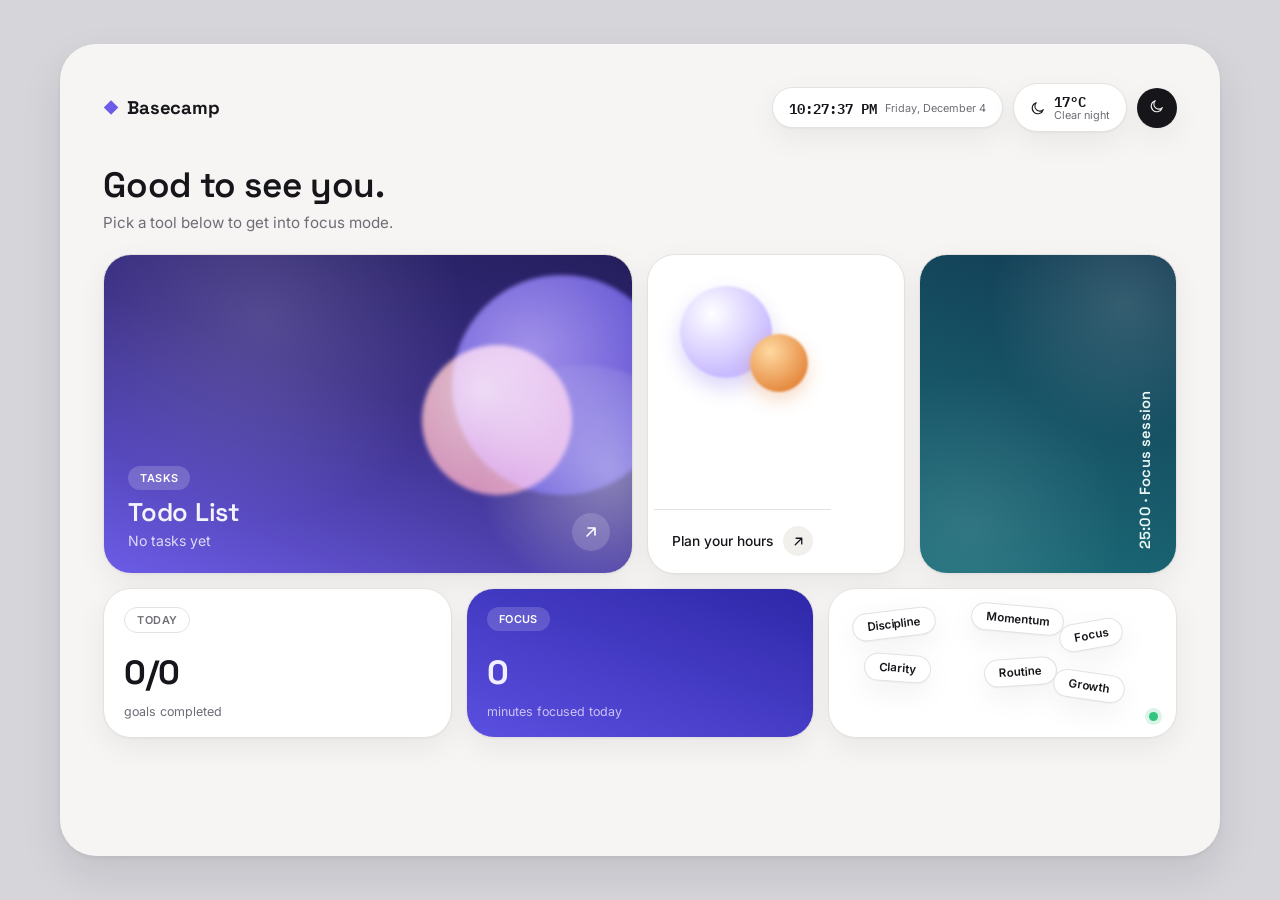
<file: Productivity-dashboard/index.html>
<!DOCTYPE html>
<html lang="en">
<head>
<meta charset="UTF-8">
<meta name="viewport" content="width=device-width, initial-scale=1.0">
<title>Document</title>
<link rel="preconnect" href="https://fonts.googleapis.com">
<link rel="preconnect" href="https://fonts.gstatic.com" crossorigin>
<link href="https://fonts.googleapis.com/css2?family=Space+Grotesk:wght@500;600;700&family=Inter:wght@400;500;600;700&family=IBM+Plex+Mono:wght@500;600&display=swap" rel="stylesheet">
<link rel="stylesheet" href="style.css">
<script>
(function(){
  var saved = localStorage.getItem("basecamp:theme");
  if (saved === "dark" || saved === "light") document.documentElement.setAttribute("data-theme", saved);
})();
</script>
</head>
<body>
<div class="canvas">
  <div class="shell">

    <header class="topbar">
      <div class="brand"><span class="brand-mark">◆</span>Basecamp</div>
      <div class="meta">
        <div class="meta-item">
          <span class="meta-value" id="clockTime">--:--:--</span>
          <span class="meta-label" id="clockDate">Loading date</span>
        </div>
        <div class="meta-item">
          <span class="meta-icon" id="weatherIcon"></span>
          <div class="meta-col">
            <span class="meta-value" id="weatherTemp">--°</span>
            <span class="meta-label" id="weatherCondition">Reading sky</span>
          </div>
        </div>
        <button class="pill-btn" id="themeToggle" aria-label="Toggle light and dark theme">
          <span id="themeToggleIcon"></span>
        </button>
      </div>
    </header>

    <main class="dashboard" id="dashboard">
      <div class="intro">
        <h1>Good to see you.</h1>
        <p>Pick a tool below to get into focus mode.</p>
      </div>

      <div class="bento" id="cardGrid">

        <button class="tile tile-hero" data-feature="todo">
          <div class="tile-art art-hero">
            <span class="blob blob-a"></span>
            <span class="blob blob-b"></span>
            <span class="blob blob-c"></span>
          </div>
          <div class="tile-copy">
            <span class="tag">tasks</span>
            <h2>Todo List</h2>
            <p id="todoPreview">No tasks yet</p>
          </div>
          <span class="arrow-btn" aria-hidden="true">
            <svg width="16" height="16" viewBox="0 0 16 16" fill="none"><path d="M4 12L12 4M12 4H5M12 4V11" stroke="currentColor" stroke-width="1.6" stroke-linecap="round" stroke-linejoin="round"/></svg>
          </span>
        </button>

        <button class="tile tile-medium" data-feature="planner">
          <div class="tile-art art-medium">
            <span class="orb orb-a"></span>
            <span class="orb orb-b"></span>
          </div>
          <div class="panel">
            <p id="plannerPreview">Plan your hours</p>
            <span class="arrow-btn arrow-btn-sm" aria-hidden="true">
              <svg width="13" height="13" viewBox="0 0 16 16" fill="none"><path d="M4 12L12 4M12 4H5M12 4V11" stroke="currentColor" stroke-width="1.6" stroke-linecap="round" stroke-linejoin="round"/></svg>
            </span>
          </div>
        </button>

        <button class="tile tile-tall" data-feature="pomodoro">
          <div class="tile-art art-tall"></div>
          <span class="vertical-label" id="pomodoroPreview">25:00 · Focus session</span>
        </button>

        <button class="tile tile-stat" data-feature="goals">
          <span class="tag tag-outline">today</span>
          <span class="stat-value" id="goalsStat">0/0</span>
          <span class="stat-label">goals completed</span>
        </button>

        <button class="tile tile-stat tile-stat-accent" data-feature="pomodoro">
          <span class="tag tag-light">focus</span>
          <span class="stat-value" id="focusStat">0</span>
          <span class="stat-label">minutes focused today</span>
        </button>

        <button class="tile tile-cloud" data-feature="motivation">
          <div class="cloud">
            <span class="cloud-pill p1">Discipline</span>
            <span class="cloud-pill p2">Momentum</span>
            <span class="cloud-pill p3">Clarity</span>
            <span class="cloud-pill p4">Routine</span>
            <span class="cloud-pill p5">Focus</span>
            <span class="cloud-pill p6">Growth</span>
          </div>
          <span class="live-dot"></span>
        </button>

      </div>
    </main>

    <section class="feature hidden" id="feature-todo">
      <div class="feature-header">
        <button class="back-btn" data-back>← Back</button>
        <h2>Todo List</h2>
      </div>
      <form class="feature-body" id="todoForm">
        <div class="input-row">
          <input type="text" id="todoInput" placeholder="What do you need to get done?" autocomplete="off">
          <button type="submit" class="btn-pill">Add task</button>
        </div>
        <ul class="list" id="todoList"></ul>
        <p class="empty-note hidden" id="todoEmpty">Nothing here yet — add your first task above.</p>
      </form>
    </section>

    <section class="feature hidden" id="feature-planner">
      <div class="feature-header">
        <button class="back-btn" data-back>← Back</button>
        <h2>Daily Planner</h2>
      </div>
      <div class="feature-body">
        <div class="planner-list" id="plannerList"></div>
      </div>
    </section>

    <section class="feature hidden" id="feature-goals">
      <div class="feature-header">
        <button class="back-btn" data-back>← Back</button>
        <h2>Daily Goals</h2>
      </div>
      <form class="feature-body" id="goalForm">
        <div class="input-row">
          <input type="text" id="goalInput" placeholder="Name a goal for today" autocomplete="off">
          <button type="submit" class="btn-pill">Add goal</button>
        </div>
        <div class="progress-track"><div class="progress-fill" id="goalProgressFill"></div></div>
        <p class="progress-label" id="goalProgressLabel">0 of 0 completed</p>
        <ul class="list" id="goalList"></ul>
        <p class="empty-note hidden" id="goalEmpty">No goals yet — what will you accomplish today?</p>
      </form>
    </section>

    <section class="feature hidden" id="feature-pomodoro">
      <div class="feature-header">
        <button class="back-btn" data-back>← Back</button>
        <h2>Pomodoro Timer</h2>
      </div>
      <div class="feature-body pomodoro-body">
        <span class="session-label" id="sessionLabel">Work session</span>
        <div class="timer-display" id="timerDisplay">25:00</div>
        <div class="timer-controls">
          <button class="btn-pill" id="startBtn">Start</button>
          <button class="btn-pill-outline" id="pauseBtn">Pause</button>
          <button class="btn-pill-outline" id="resetBtn">Reset</button>
        </div>
        <p class="pomodoro-hint" id="pomodoroHint">25 minutes of focus, then a 5 minute break.</p>
      </div>
    </section>

    <section class="feature hidden" id="feature-motivation">
      <div class="feature-header">
        <button class="back-btn" data-back>← Back</button>
        <h2>Motivation</h2>
      </div>
      <div class="feature-body motivation-body">
        <blockquote class="quote-text" id="quoteText">Loading a quote…</blockquote>
        <p class="quote-author" id="quoteAuthor"></p>
        <button class="btn-pill" id="newQuoteBtn">New quote</button>
      </div>
    </section>

  </div>
</div>
<script src="script.js"></script>
</body>
</html>
</file>
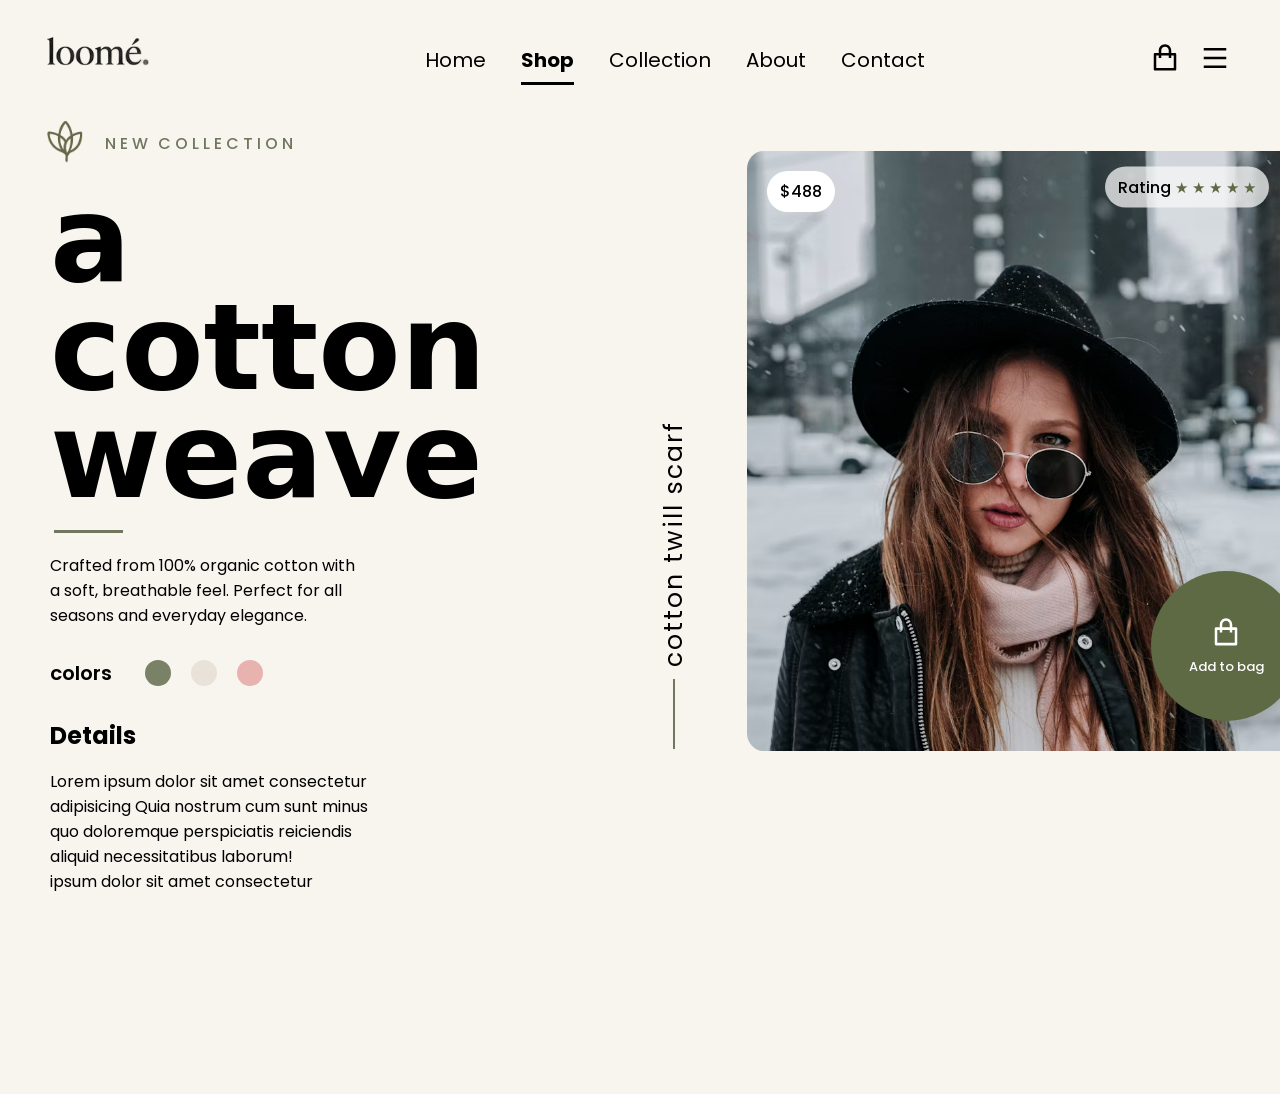
<file: task1/index.html>
<!DOCTYPE html>
<html lang="en">
<head>
    <meta charset="UTF-8">
    <meta name="viewport" content="width=device-width, initial-scale=1.0">
    <title>Document</title>
    <link rel="stylesheet" href="style.css">
</head>
<body>
    <div class="main">

        <div class="navbar">

            <img class="logo" src="./images/logo_crop-removebg-preview.png" alt="">


            <div class="menu">

                <div bclass="subnav0"><p>Home</p></div>
                <div class="subnav1"><p>Shop</p></div>
                <div class="subnav2"><p>Collection</p></div>
                <div class="sunav3"><p>About</p></div>
                <div class="subnav4"><p>Contact</p></div>

            </div>

            <div class="cart">
                <img src="./images/shopping-bag-line.svg" alt="">
                <img src="./images/menu-line.svg" alt="">
            </div>


            



        </div>

        <div class="mainbodyy">
            
            <div class="left">
                <div class="newcol">
                    
                    <img src="./images/ChatGPT Image Jun 28, 2026, 04_10_17 AM.png" alt="">
                    <p class="p1">N E W </p> 
                    <p class="p2"> C O L L E C T I O N</p>
                </div>

                
                <h1 class="boldhead">a cotton weave</h1>
                    
                <div class="line"></div>
                

               
                <p>Crafted from 100% organic cotton with <br>
                    a soft, breathable feel. Perfect for all <br>
                    seasons and everyday elegance.
                </p>

                <div class="colors">
                    <p>colors</p>
                    <div class="circle-group">
                        <div class="circle c1"></div>
                        <div class="circle c2"></div>
                        <div class="circle c3"></div>
                    </div>
                </div>

                <h2>Details</h2>

                <p class="p3">Lorem ipsum dolor sit amet consectetur <br>  adipisicing 
                    Quia nostrum cum sunt minus<br>quo  doloremque perspiciatis reiciendis <br>aliquid necessitatibus  laborum! <br> ipsum dolor sit amet consectetur </p>
                


                <div class="lefticons">
                    <div class="icon">
                        <div class="circle-icon"><img src="./images/feather copy2.png" alt=""></div>
                        <p>Organic <br> Cotton</p>
                    </div>
                    <div class="line2"></div>
                    <div class="icon">
                        <div class="circle-icon"><img src="./images/feather.png" alt=""></div>
                        <p class="picon">Soft & <br>Lightweight</p>
                    </div>
                    <div class="line2"></div>
                    <div class="icon">
                        <div class="circle-icon"><img src="./images/steel.png" alt=""></div>
                        <p>Handmade <br>Weave</p>
                    </div>
                    
                </div>    





            </div>


            <div class="right">

                <div class="mainimg">

                    <div class="vertical-text">
                        
                        <p class="v1">cotton twill scarf</p>
                        <div class="verticalline"></div>
                    </div>

                    <div class="img-container">
                        
                        <img src="./images/photo-1484186139897-d5fc6b908812.avif" alt="">
                        <div class="overlay-text">$488</div>
                        <div class="overlay-text">

                            <div>Rating</div>
                            <div class="star"></div>
                            <div class="star"></div>
                            <div class="star"></div>
                            <div class="star"></div>
                            <div class="star"></div>
                            
                        </div>
                        <div class="overlay-text overlay-badge">
                            <img class="img7" src="./images/shopping-bag-line.svg" alt="">
                            <div>Add to bag</div>
                        </div>
                    </div>
              
                
                </div>    
                <div class="sideimage">
                    <img class="img9"src="./images/photo-1484186139897-d5fc6b908812.avif" alt="">
                    <img src="./images/7R508008-Edit.webp" alt="">
                    <img src="./images/7R508011.webp" alt="">
                    <img src="./images/8df1cfaef0942eb4be8e8ec240c48fd5.jpg" alt="">
                    
                </div>

                
            </div>


            
        
          
        </div>
        <div class="secure-group-footer">
                    <div class="icon-text">
                        <img src="./images/shield-check-line.svg" alt="">
                        <p>Secure <br>Payment</p>
                    </div>

                    <div class="midline"></div>

                    <div class="icon-text">
                        <img src="./images/truck-line.svg" alt="">
                        <p>Free Shipping <br> Over $100</p>

                    </div>

                    <div class="midline"></div>

                    <div class="icon-text">
                        <img src="./images/edit-circle-line.svg" alt="">
                        <p>Easy Returns <br>30 Days</p>

                    </div>  
            </div> 








    </div>
</body>
</html>
</file>
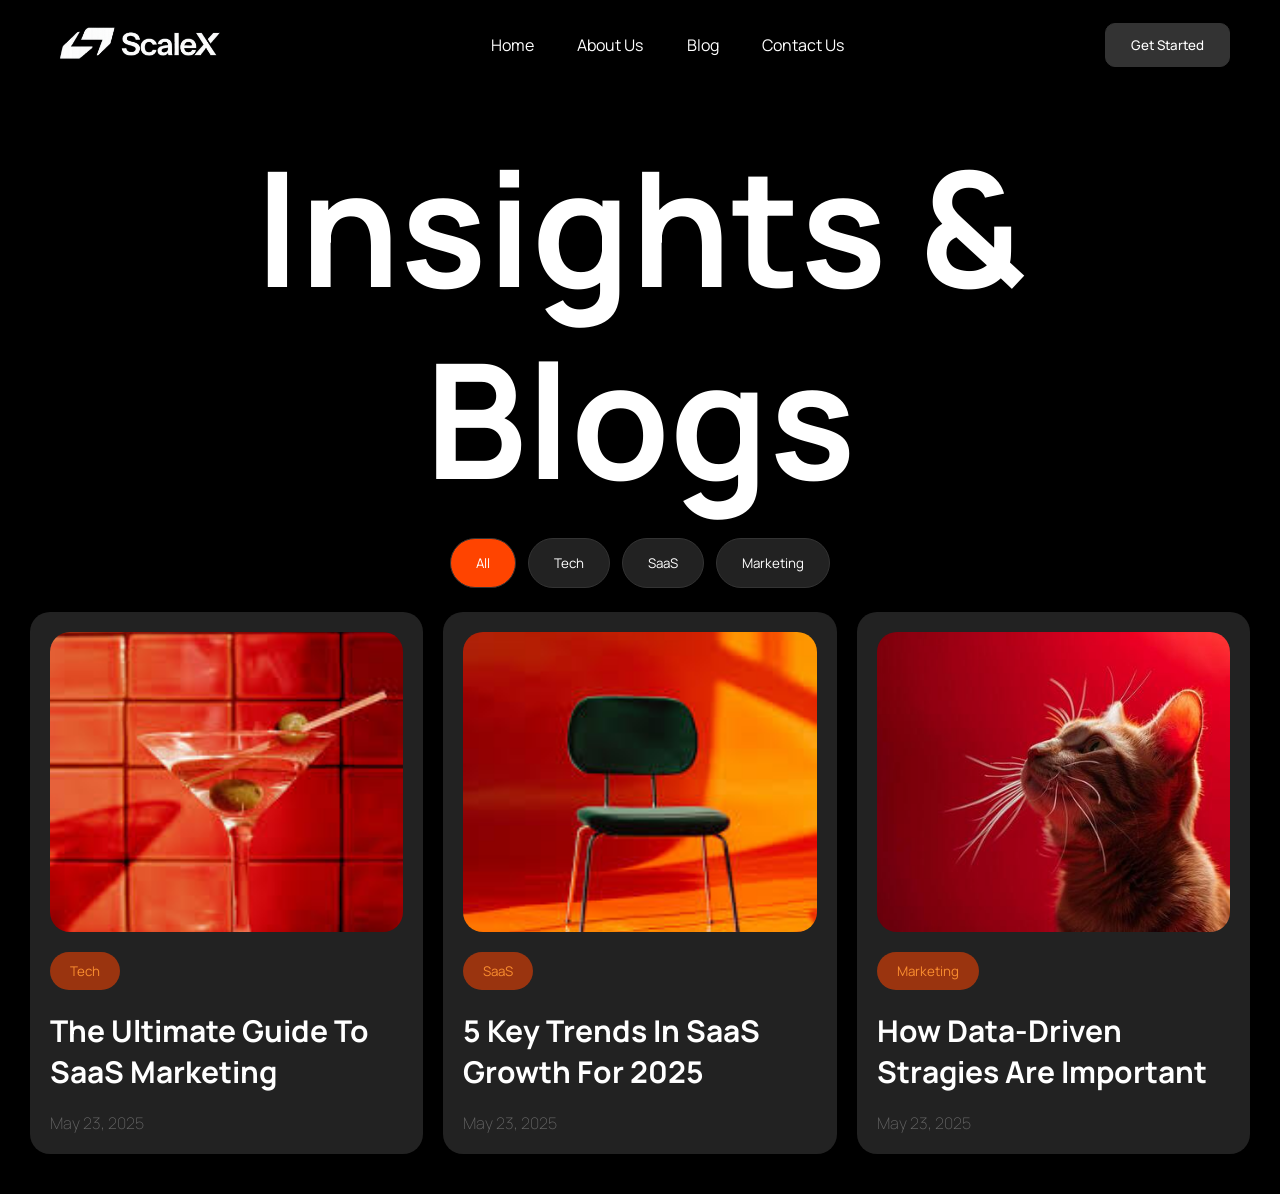
<file: task2-3PROJECTS/index.html>
<!DOCTYPE html>
<html lang="en">
<head>
    <meta charset="UTF-8">
    <meta name="viewport" content="width=device-width, initial-scale=1.0">
    <link rel="stylesheet" href="style.css">
    <link href="https://fonts.googleapis.com/css2?family=Manrope:wght@200;300;400;500;600;700;800&display=swap" rel="stylesheet">
    <title>Document</title>
</head>
<body>
    <main>
        <nav>
            <div class="logo">
                <img src="./images/Adobe Express - file.png" alt="">
            </div>

            <div class="menubar">
                <div class="p">Home</div>
                <div class="p">About Us</div>
                <div class="p">Blog</div>
                <div class="p">Contact Us</div>
            </div>

            <button>Get Started</button>
        </nav>

        <center>
            <h1>Insights & Blogs</h1>

            <div class="buttons">
                <button>All</button>
                <button>Tech</button>
                <button> SaaS</button>
                <button>Marketing</button>
            
            </div>

            <section class="cards">

                <div class="card">
                    <img src="./images/download.jpeg" alt="">
                    <button>Tech</button>
                    <h3>The Ultimate Guide To <br> SaaS Marketing</h3>
                    <p>May 23, 2025</p>
                </div>
                
                <div class="card">
                    <img src="./images/download (1).jpeg" alt="">
                    <button>SaaS</button>
                    <h3>5 Key Trends In  SaaS <br> Growth For 2025</h3>
                    <p>May 23, 2025</p>
                </div>

                <div class="card">
                    <img src="./images/playful-cats-on-a-b-red-background-emphasizing-their-nature-free-photo.jpg" alt="">
                    <button>Marketing</button>
                    <h3>How Data-Driven <br> Stragies Are Important</h3>
                    <p>May 23, 2025</p>
                </div>

            </section>

        </center>


        
    </main>
</body>
</html>
</file>
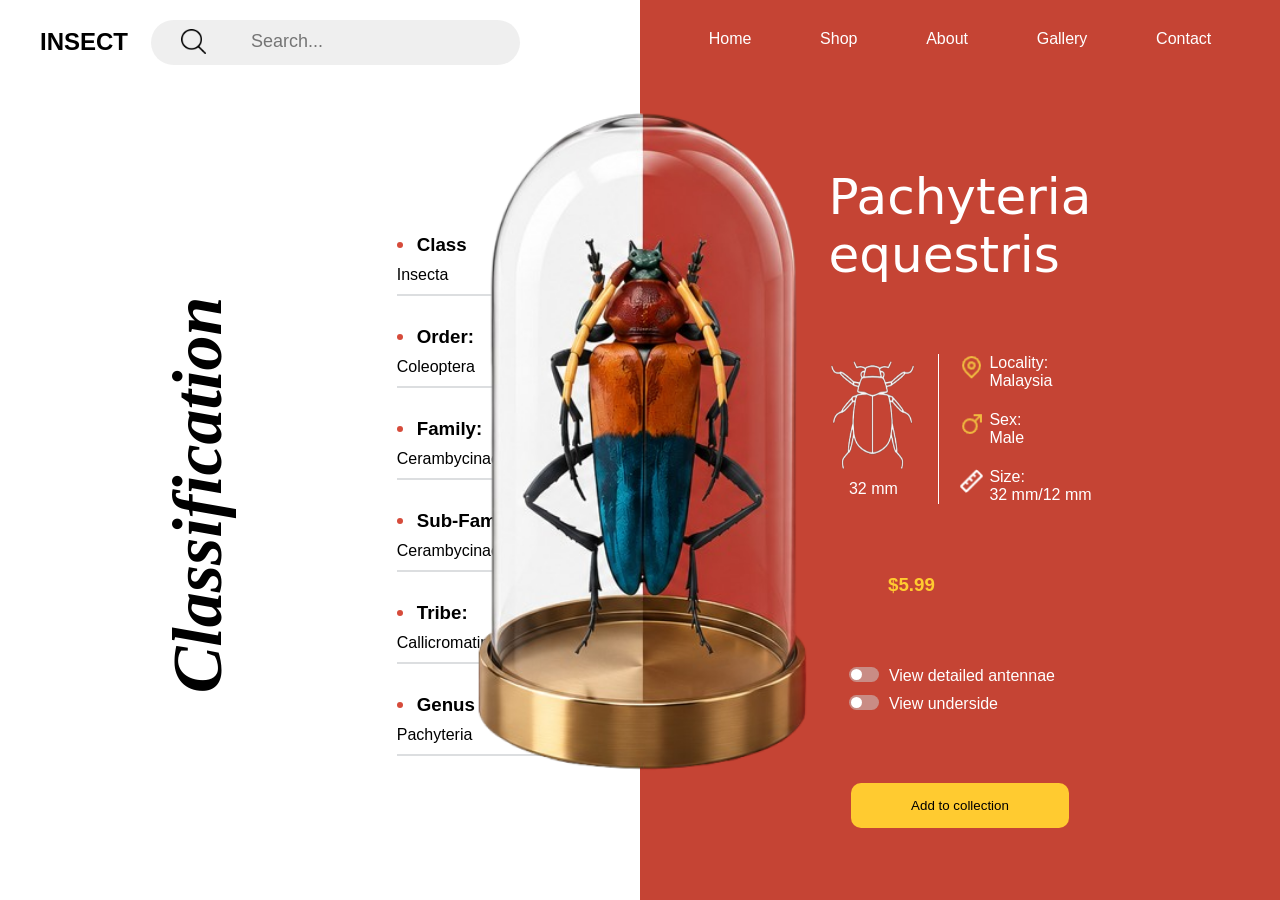
<file: task2/task2-hard/index.html>
<!DOCTYPE html>
<html lang="en">
<head>
    <meta charset="UTF-8">
    <meta name="viewport" content="width=device-width, initial-scale=1.0">
    <link rel="stylesheet" href="style.css">
    <title>Document</title>
</head>
<body>
    <main>
        <section class="left">
            <header class="top-bar">
                <h1>INSECT</h1>
                <search-bar>
                    <img src="./images/search-icon.png" alt="">
                    <input  type="text" placeholder="Search...">

                </search-bar>

            </header>

            <section class="details">
                <h1>Classification</h1>
                <div class="mid-texts">
                    <div class="texts">
                        
                        <div class="heading">
                            <div class="dot"></div>
                            <h3>Class</h3>
                        </div>
                        <p>Insecta</p>
                        <div class="line"></div>
                    </div>

                <div class="texts">
                    <div class="heading">
                        <div class="dot"></div>
                        <h3>Order:</h3>
                    </div>
                    <p>Coleoptera</p>
                    <div class="line"></div>
                </div>

                <div class="texts">
                    <div class="heading">
                        <div class="dot"></div>
                        <h3>Family:</h3>
                    </div>
                    <p>Cerambycinae</p>
                    <div class="line"></div>
                </div>

                <div class="texts">
                    <div class="heading">
                        <div class="dot"></div>
                        <h3>Sub-Family:</h3>
                    </div>
                    <p>Cerambycinae</p>
                    <div class="line"></div>
                </div>

                <div class="texts">
                    <div class="heading">
                        <div class="dot"></div>
                        <h3>Tribe:</h3>
                    </div>
                    <p>Callicromatini</p>
                    <div class="line"></div>
                </div>

                <div class="texts">
                    <div class="heading">
                        <div class="dot"></div>
                        <h3>Genus</h3>
                    </div>
                    <p>Pachyteria</p>
                    <div class="line"></div>
                </div>
                </div>
                

            </section>
            
        </section>

        <section class=right>
            <nav>
                <p>Home</p>
                <p>Shop</p>
                <p>About</p>
                <p>Gallery</p>
                <p>Contact</p>
            </nav>
            <section class="right-body">
                <div class="hero">
                    <p>Pachyteria <br> equestris</p>
                </div>

                <div class="right-details">
                    <div class="insect-text">
                        <img src="./images/outline.png" alt="">
                        <p>32 mm</p>
                    </div>

                    <div class="line-right"></div>

                    <div class="icon-details">

                        <div class="points">
                            <img src="./images/map-pin-line.png" alt="">
                            <p>Locality: <br>Malaysia</p>

                        </div>


                        <div class="points">
                            <img src="./images/men-line.png" alt="">
                            <p>Sex: <br>Male</p>
                        </div>

                        <div class="points">
                            <img src="./images/ruler-line (1).png" alt="">
                            <p>Size: <br> 32 mm/12 mm</p>
                        </div>

                    </div>


                </div>
                <div class="price">
                    <h1>$5.99</h1>
                </div>

                <div class="switch-text">
                    <div class="switchs">
                        <label class="toggle-switch">
                            <input type="checkbox" />
                            <span class="slider"></span>
                        </label>
                        <p>View detailed antennae</p></View>
                    </div>
                    <div class="switchs">
                        <label class="toggle-switch">
                            <input type="checkbox" />
                            <span class="slider"></span>
                        </label>
                        <p>View underside</p>
                    </div>
                </div>

                <button>Add to collection</button>

            </section>
        </section >

        <img class="final-img" src="./images/jar_crop-removebg-preview (1).png" alt="">
    </main>
</body>
</html>
</file>
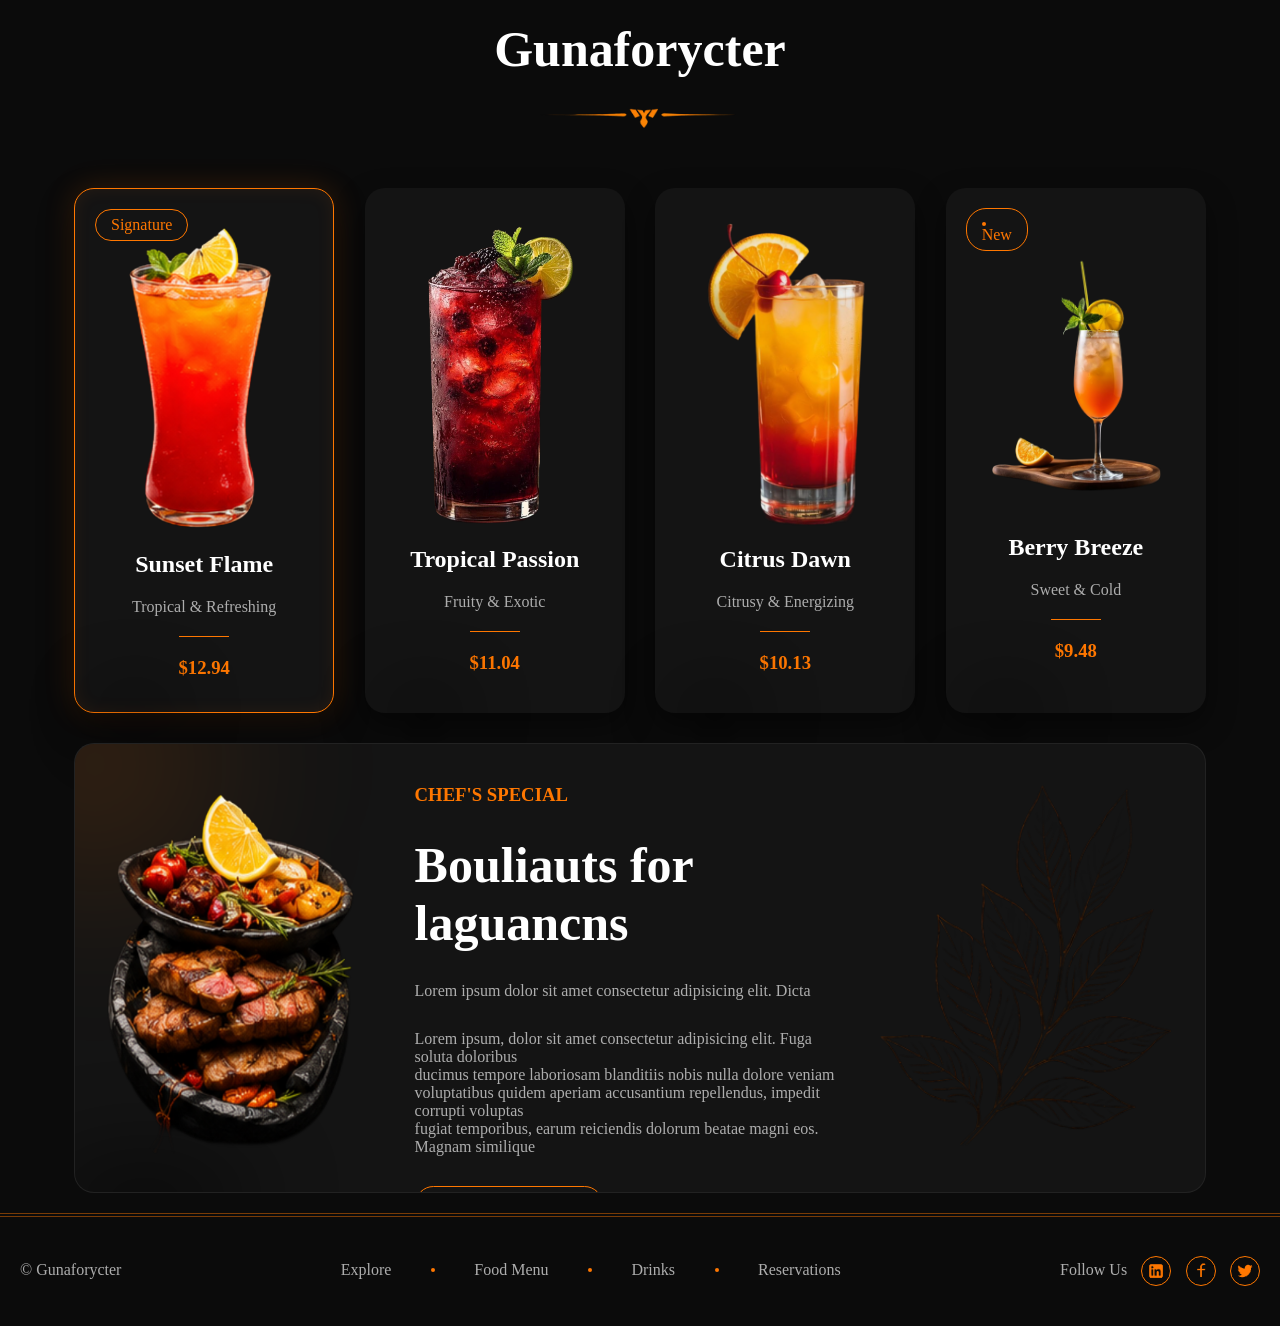
<file: task2/task2-Medium/index.html>
<!DOCTYPE html>
<html lang="en">
<head>
    <meta charset="UTF-8">
    <meta name="viewport" content="width=device-width, initial-scale=1.0">
    <title>Document</title>
    <link rel="stylesheet" href="style.css">
    <link rel="stylesheet"
href="https://cdnjs.cloudflare.com/ajax/libs/font-awesome/6.6.0/css/all.min.css">
</head>
<body>
    <main>
        
        <section class="title1">
        <h1 class="he">Gunaforycter</h1>
        <img class="img1" src="./images/underline" alt="">


        </section>

        
       
        <section class="drink-section">
            <div class="card">

                <div class="box1">
                    <div class="star"></div>
                    <p>Signature</p>
                </div>

                <img src="./images/drink1" alt="">
                <h1>Sunset Flame</h1>
                <p>Tropical & Refreshing</p>
                <div class="line"></div>
                <h3 class="money" >$12.94</h3>
            </div>

            


            <div class="card">

                
                <img src="./images/Untitled - July 01, 2026 at 03.56.04.png" alt="">
                <h1>Tropical Passion</h1>
                <p>Fruity & Exotic</p>
                <div class="line"></div>
                <h3 class="money">$11.04</h3>
            </div>

            <div class="card">

                
                <img src="./images/Untitled - July 01, 2026 at 03.38.49.png" alt="">
                <h1>Citrus Dawn</h1>
                <p>Citrusy & Energizing</p>
                <div class="line"></div>
                <h3 class="money">$10.13</h3>
            </div>

            <div class="card">

                <div class="box2">
                    <div class="dot"></div>
                    <p>New</p>
                </div>

                <img src="./images/Untitled - July 01, 2026 at 03.55.21.png" alt="">
                <h1>Berry Breeze</h1>
                <p>Sweet & Cold</p>
                <div class="line"></div>
                <h3 class="money">$9.48</h3>
            </div>

        </section>

        <section class="food-section">
            

            <img src="./images/food" alt="">
            <div class="texts">
                <h3>CHEF'S SPECIAL</h3>
                <h1>Bouliauts for laguancns</h1>
                <p>Lorem ipsum dolor sit amet consectetur adipisicing elit. Dicta </p>
                <p>Lorem ipsum, dolor sit amet consectetur adipisicing elit. Fuga soluta doloribus <br> ducimus tempore laboriosam blanditiis nobis nulla dolore veniam <br>voluptatibus quidem aperiam accusantium repellendus, impedit corrupti voluptas <br> fugiat temporibus, earum reiciendis dolorum beatae magni eos. Magnam similique 
                </p>
                <button class="btn">
                    Explore Menu
                    <i class="fa-solid fa-arrow-right"></i>
                </button>
            </div>
            <img class="leaf" src="./images/leaf" alt="">


        </section>
       <div class="line1-footer"></div>
       <div class="line2-footer"></div>
        <footer>
            
            <div class="left">
                <p>© Gunaforycter</p>
            </div>

            <div class="mid">
                <p>Explore</p>
                <div class="dot"></div>
                <p>Food Menu</p>
                <div class="dot"></div>
                <p>Drinks</p>
                <div class="dot"></div>
                <p>Reservations</p>
                
            </div>

            <div class="right">
                <p>Follow Us</p>
                <img src="./images/linkedin-box-fill.png" alt="">
                <img src="./images/facebook-line.png" alt="">
                <img src="./images/twitter-fill.png" alt="">
            </div>
        </footer>



    </main>
</body>
</html>
</file>
<file: Productivity-dashboard/style.css>
:root {
  --canvas: #DFDEE2;
  --shell: #F6F5F3;
  --surface: #FFFFFF;
  --surface-2: #F1F0ED;
  --ink: #16151A;
  --ink-soft: #6E6D76;
  --border: #E4E2DE;
  --violet: #6C5CE7;
  --violet-deep: #241E5C;
  --blue-deep: #2E27A8;
  --blue-mid: #5B4FE0;
  --teal-a: #1B6E7A;
  --teal-b: #123A52;
  --danger: #C24A3F;
  --radius-xl: 28px;
  --radius-lg: 22px;
  --radius-md: 16px;
  --radius-sm: 11px;
  --shadow-1: 0 1px 2px rgba(20,20,25,0.04), 0 10px 30px rgba(20,20,25,0.06);
  --shadow-2: 0 2px 4px rgba(20,20,25,0.06), 0 18px 40px rgba(20,20,25,0.10);
  --f-display: "Space Grotesk", "Inter", sans-serif;
  --f-body: "Inter", -apple-system, BlinkMacSystemFont, sans-serif;
  --f-mono: "IBM Plex Mono", ui-monospace, monospace;
}

[data-theme="dark"] {
  --canvas: #0E0E11;
  --shell: #17171B;
  --surface: #1E1E23;
  --surface-2: #26262C;
  --ink: #F3F2F5;
  --ink-soft: #9C9AA6;
  --border: #2B2A31;
  --violet: #8B7BFF;
  --violet-deep: #DCD8FF;
  --shadow-1: 0 1px 2px rgba(0,0,0,0.3), 0 10px 30px rgba(0,0,0,0.4);
  --shadow-2: 0 2px 6px rgba(0,0,0,0.35), 0 18px 40px rgba(0,0,0,0.45);
}

* { box-sizing: border-box; }

html, body { margin: 0; padding: 0; }

body {
  font-family: var(--f-body);
  color: var(--ink);
  background: var(--canvas);
  min-height: 100vh;
}

h1, h2 { font-family: var(--f-display); margin: 0; }
button { font-family: inherit; cursor: pointer; border: none; background: none; color: inherit; }
input { font-family: inherit; }
.hidden { display: none !important; }

.canvas {
  min-height: 100vh;
  padding: clamp(16px, 4vw, 44px);
  display: flex;
  justify-content: center;
}

.shell {
  width: 100%;
  max-width: 1160px;
  background: var(--shell);
  border-radius: 36px;
  padding: clamp(18px, 2.6vw, 34px);
  box-shadow: var(--shadow-2);
}

.topbar {
  display: flex;
  align-items: center;
  justify-content: space-between;
  gap: 16px;
  flex-wrap: wrap;
  padding: 6px 10px 26px;
}

.brand {
  display: flex;
  align-items: center;
  gap: 8px;
  font-family: var(--f-display);
  font-weight: 700;
  font-size: 1.15rem;
  letter-spacing: -0.01em;
}

.brand-mark { color: var(--violet); font-size: 0.95rem; }

.meta { display: flex; align-items: center; gap: 10px; flex-wrap: wrap; }

.meta-item {
  display: flex;
  align-items: center;
  gap: 8px;
  background: var(--surface);
  border: 1px solid var(--border);
  border-radius: 999px;
  padding: 8px 16px;
  box-shadow: var(--shadow-1);
}

.meta-value { font-family: var(--f-mono); font-size: 0.86rem; font-weight: 600; }
.meta-label { font-size: 0.68rem; color: var(--ink-soft); }
.meta-col { display: flex; flex-direction: column; line-height: 1.25; }
.meta-icon svg { display: block; }

.pill-btn {
  width: 40px;
  height: 40px;
  border-radius: 50%;
  background: var(--ink);
  color: var(--shell);
  display: flex;
  align-items: center;
  justify-content: center;
  box-shadow: var(--shadow-1);
  transition: transform 160ms ease;
}
.pill-btn:hover { transform: scale(1.06); }
.pill-btn:active { transform: scale(0.93); }

.dashboard { padding: 4px 10px 8px; }

.intro { margin-bottom: 22px; }
.intro h1 { font-size: clamp(1.7rem, 2.8vw, 2.2rem); font-weight: 600; letter-spacing: -0.01em; }
.intro p { margin: 6px 0 0; color: var(--ink-soft); font-size: 0.95rem; }

.bento {
  display: grid;
  grid-template-columns: repeat(12, 1fr);
  grid-auto-rows: minmax(150px, auto);
  gap: 14px;
}

.tile {
  position: relative;
  border-radius: var(--radius-xl);
  border: 1px solid var(--border);
  text-align: left;
  overflow: hidden;
  transition: transform 200ms ease, box-shadow 200ms ease;
  box-shadow: var(--shadow-1);
  background: var(--surface);
}
.tile:hover { transform: translateY(-3px); box-shadow: var(--shadow-2); }
.tile:active { transform: translateY(-1px); }

.tile-hero {
  grid-column: span 6;
  grid-row: span 2;
  min-height: 320px;
  color: #F4F2FB;
  background:
    radial-gradient(circle at 30% 20%, rgba(255,255,255,0.14), transparent 45%),
    linear-gradient(200deg, var(--violet-deep) 0%, #3A2E86 45%, var(--violet) 100%);
}

.tile-art { position: absolute; inset: 0; }

.art-hero .blob {
  position: absolute;
  border-radius: 50%;
  filter: blur(2px);
  opacity: 0.85;
}
.blob-a { width: 220px; height: 220px; right: -40px; top: 20px; background: radial-gradient(circle at 35% 35%, #B7A6FF, #6C5CE7 70%); filter: blur(0px); }
.blob-b { width: 150px; height: 150px; right: 60px; top: 90px; background: radial-gradient(circle at 40% 30%, #FFD9C7, #E58A63 70%); mix-blend-mode: screen; opacity: 0.6; }
.blob-c { width: 260px; height: 260px; right: -80px; top: 110px; border-radius: 50%; background: radial-gradient(circle at 60% 40%, rgba(255,255,255,0.5), transparent 60%); }

.tile-copy {
  position: absolute;
  left: 24px;
  bottom: 24px;
  right: 90px;
  z-index: 2;
}
.tile-copy h2 { font-size: 1.6rem; font-weight: 600; margin: 6px 0 4px; letter-spacing: -0.01em; }
.tile-copy p { margin: 0; font-size: 0.88rem; opacity: 0.85; }

.tag {
  display: inline-block;
  font-size: 0.68rem;
  font-weight: 600;
  letter-spacing: 0.04em;
  text-transform: uppercase;
  padding: 5px 12px;
  border-radius: 999px;
  background: rgba(255,255,255,0.18);
  color: #fff;
}
.tag-outline { background: transparent; border: 1px solid var(--border); color: var(--ink-soft); }
.tag-light { background: rgba(255,255,255,0.16); color: #fff; }

.arrow-btn {
  position: absolute;
  right: 22px;
  bottom: 22px;
  width: 38px;
  height: 38px;
  border-radius: 50%;
  background: rgba(255,255,255,0.16);
  color: #fff;
  display: flex;
  align-items: center;
  justify-content: center;
  z-index: 2;
}

.tile-medium {
  grid-column: span 3;
  grid-row: span 2;
  display: flex;
  flex-direction: column;
}
.art-medium {
  position: relative;
  flex: 1;
  background: linear-gradient(160deg, #EDE9FB, #F6F1EE);
  min-height: 130px;
}
[data-theme="dark"] .art-medium { background: linear-gradient(160deg, #23202E, #2A2521); }

.orb { position: absolute; 
    border-radius: 50%;
     filter: blur(1px);
     }
.orb-a { 
    width: 92px; 
    height: 92px; 
    left: 26px; 
    top: 30px;
     background: radial-gradient(circle at 35% 30%, #FFFFFF, #C9BBFF 70%); 
     box-shadow: 0 10px 20px rgba(108,92,231,0.25); 
    
    }
.orb-b { 
    width: 58px;
     height: 58px;
      left: 96px; 
      top: 78px; 
      background: radial-gradient(circle at 35% 30%, #FFD9A0, #E5893F 75%);
       box-shadow: 0 8px 18px rgba(229,137,63,0.3); 
    }

.panel {
  background: var(--surface);
  padding: 16px 18px;
  display: flex;
  align-items: center;
  justify-content: space-between;
  gap: 10px;
  border-top: 1px solid var(--border);
}
.panel p { 
    margin: 0; 
    font-size: 0.86rem; 
    color: var(--ink); 
    font-weight: 500;
 }
.arrow-btn-sm {
     position: static;
     width: 30px;
     height: 30px; 
    background: var(--surface-2);
     color: var(--ink);
     flex-shrink: 0; 
    
    }

.tile-tall {
  grid-column: span 3;
  grid-row: span 2;
  min-height: 320px;
  background: linear-gradient(200deg, var(--teal-b) 0%, var(--teal-a) 100%);
  position: relative;
}
.art-tall {
  position: absolute;
  inset: 0;
  background:
    radial-gradient(circle at 80% 15%, rgba(255,255,255,0.14), transparent 40%),
    radial-gradient(circle at 20% 85%, rgba(255,255,255,0.10), transparent 45%);
}
.vertical-label {
  position: absolute;
  right: 22px;
  top: 24px;
  bottom: 24px;
  writing-mode: vertical-rl;
  transform: rotate(180deg);
  color: #EAF6F4;
  font-family: var(--f-display);
  font-size: 0.92rem;
  font-weight: 600;
  letter-spacing: 0.01em;
  display: flex;
  align-items: flex-end;
}

.tile-stat {
  grid-column: span 4;
  min-height: 150px;
  padding: 18px 20px;
  display: flex;
  flex-direction: column;
  gap: 10px;
}
.stat-value { font-family: var(--f-display); font-size: 2.1rem; font-weight: 700; letter-spacing: -0.02em; margin-top: auto; }
.stat-label { font-size: 0.78rem; color: var(--ink-soft); }

.tile-stat-accent {
  color: #F1EEFF;
  background: linear-gradient(200deg, var(--blue-deep) 0%, var(--blue-mid) 100%);
}
.tile-stat-accent .stat-label { color: rgba(241,238,255,0.75); }

.tile-cloud {
  grid-column: span 4;
  min-height: 150px;
  position: relative;
  padding: 16px;
}
.cloud { position: relative; width: 100%; height: 100%; }
.cloud-pill {
  position: absolute;
  border: 1px solid var(--border);
  background: var(--surface);
  border-radius: 999px;
  padding: 6px 14px;
  font-size: 0.72rem;
  font-weight: 600;
  color: var(--ink);
  box-shadow: var(--shadow-1);
  white-space: nowrap;
}
.p1 { left: 2%;  top: 4%;  transform: rotate(-7deg); }
.p2 { left: 40%; top: 0%;  transform: rotate(5deg); }
.p3 { left: 6%;  top: 42%; transform: rotate(4deg); }
.p4 { left: 44%; top: 46%; transform: rotate(-4deg); }
.p5 { left: 68%; top: 14%; transform: rotate(-10deg); }
.p6 { left: 66%; top: 58%; transform: rotate(8deg); }
.live-dot {
  position: absolute;
  right: 18px;
  bottom: 16px;
  width: 9px;
  height: 9px;
  border-radius: 50%;
  background: #33C481;
  box-shadow: 0 0 0 4px rgba(51,196,129,0.18);
}

.feature { max-width: 640px; margin: 0 auto; padding: 4px 10px 30px; animation: rise 220ms ease; }
@keyframes rise { from { opacity: 0; transform: translateY(8px);} to { opacity: 1; transform: translateY(0);} }

.feature-header { display: flex; align-items: center; gap: 16px; margin-bottom: 20px; }
.feature-header h2 { font-size: 1.4rem; font-weight: 600; }
.back-btn {
  border: 1px solid var(--border);
  background: var(--surface);
  color: var(--ink);
  border-radius: var(--radius-sm);
  padding: 8px 14px;
  font-size: 0.82rem;
  box-shadow: var(--shadow-1);
}
.back-btn:hover { background: var(--surface-2); }

.feature-body {
  background: var(--surface);
  border: 1px solid var(--border);
  border-radius: var(--radius-lg);
  padding: 24px;
  box-shadow: var(--shadow-1);
}

.input-row { display: flex; gap: 10px; margin-bottom: 16px; }
.input-row input {
  flex: 1;
  padding: 12px 14px;
  border-radius: var(--radius-sm);
  border: 1px solid var(--border);
  background: var(--surface-2);
  color: var(--ink);
  font-size: 0.92rem;
}
.input-row input:focus, input:focus-visible, button:focus-visible {
  outline: 2px solid var(--violet);
  outline-offset: 1px;
}

.btn-pill {
  background: var(--ink);
  color: var(--shell);
  border-radius: 999px;
  padding: 12px 20px;
  font-weight: 600;
  font-size: 0.86rem;
  white-space: nowrap;
  transition: opacity 150ms ease;
}
.btn-pill:hover { opacity: 0.85; }

.btn-pill-outline {
  background: transparent;
  border: 1px solid var(--border);
  color: var(--ink);
  border-radius: 999px;
  padding: 12px 20px;
  font-weight: 600;
  font-size: 0.86rem;
}
.btn-pill-outline:hover { background: var(--surface-2); }

.list { list-style: none; margin: 0; padding: 0; display: flex; flex-direction: column; gap: 8px; }
.list-item {
  display: flex;
  align-items: center;
  gap: 10px;
  padding: 12px 14px;
  border: 1px solid var(--border);
  border-radius: var(--radius-sm);
  background: var(--surface-2);
}
.list-item.completed .item-text { text-decoration: line-through; color: var(--ink-soft); }
.list-item.important { border-color: var(--violet); background: rgba(108,92,231,0.06); }
.item-text { flex: 1; font-size: 0.92rem; word-break: break-word; }

.icon-btn {
  width: 26px;
  height: 26px;
  border-radius: 50%;
  border: 1px solid var(--border);
  background: var(--surface);
  color: var(--ink-soft);
  display: flex;
  align-items: center;
  justify-content: center;
  font-size: 0.8rem;
  flex-shrink: 0;
}
.icon-btn:hover { 
    background: var(--border); 
    color: var(--ink); 
}
.icon-btn.checked { background: var(--ink); 
    color: var(--shell);
     border-color: var(--ink);
}

.icon-btn.active {
     background: var(--violet);
     color: #fff;
     border-color: var(--violet);
 }


.empty-note { 
    color: var(--ink-soft);
     font-size: 0.86rem; 
    text-align: center;
     padding: 16px 0 4px;
 }

.planner-list { 
    display: flex;
     flex-direction: column;
     gap: 6px;
     max-height: 62vh; 
    overflow-y: auto; 
}
.planner-row { 
    display: grid;
     grid-template-columns: 74px 1fr;
     gap: 12px;
     align-items: center;
     padding: 7px 9px; border-radius: var(--radius-sm); }
.planner-row.current-hour { 
    background: rgba(108,92,231,0.08); }
.planner-time { 
    font-family: var(--f-mono);
     font-size: 0.78rem; 
    color: var(--ink-soft);
 }
.planner-row.current-hour .planner-time {
     color: var(--violet); 
    font-weight: 600; 
}
.planner-input { 
    border: 1px solid var(--border); 
    background: var(--surface-2); 
    border-radius: var(--radius-sm);
     padding: 8px 12px; font-size: 0.86rem; color: var(--ink); }

.progress-track { 
    height: 8px;
     border-radius: 999px;
     background: var(--surface-2); 
    border: 1px solid var(--border); overflow: hidden; margin-bottom: 8px; }
.progress-fill { 
    height: 100%;
     width: 0%;
     background: var(--violet); 
    transition: width 240ms ease; 
}
.progress-label { 
    font-size: 0.8rem; 
    color: var(--ink-soft);
     margin: 0 0 16px;
 }

.pomodoro-body { 
    display: flex;
     flex-direction: column; 
    align-items: center;
     text-align: center; 
    padding: 34px 22px; }
.session-label { 
    text-transform: uppercase;
     letter-spacing: 0.1em;
     font-size: 0.74rem;
     color: var(--violet); 
    font-weight: 600; margin-bottom: 12px; }
.timer-display { 
    font-family: var(--f-mono);
     font-size: clamp(3rem, 11vw, 4.2rem); 
    font-weight: 600; 
    letter-spacing: 0.01em; margin-bottom: 22px; }
.timer-controls { 
    display: flex; gap: 10px;
     margin-bottom: 16px; 
}
.pomodoro-hint {
     color: var(--ink-soft);
     font-size: 0.84rem;
 }

.motivation-body { 
    text-align: center; 
    padding: 38px 26px;
 }
.quote-text { 
    font-family: var(--f-display);
     font-size: clamp(1.15rem, 2.8vw, 1.4rem); 
    font-weight: 500; 
    line-height: 1.5; margin: 0 0 12px; }
.quote-author {
     color: var(--ink-soft);
     font-size: 0.86rem; 
    margin: 0 0 20px; }

@media (max-width: 860px) {
  .bento { grid-template-columns: repeat(6, 1fr); }
  .tile-hero, .tile-tall { grid-column: span 6; grid-row: span 1; min-height: 260px; }
  .tile-medium { grid-column: span 6; grid-row: span 1; min-height: 220px; }
  .tile-stat, .tile-stat-accent, .tile-cloud { grid-column: span 6; }
}

@media (max-width: 520px) {
  .topbar { padding-bottom: 18px; }
  .meta-item .meta-label { display: none; }
  .input-row { flex-direction: column; }
}

@media (prefers-reduced-motion: reduce) {
  * { animation-duration: 0.001ms !important; transition-duration: 0.001ms !important; }
}
</file>
<file: task1/style.css>
@import url('https://fonts.googleapis.com/css2?family=Poppins:ital,wght@0,100;0,200;0,300;0,400;0,500;0,600;0,700;0,800;0,900;1,100;1,200;1,300;1,400;1,500;1,600;1,700;1,800;1,900&display=swap');

*{
    margin:0;
    padding: 0;
    box-sizing: border-box;
}

html,
body{
    height: 100%;
    width: 100%;
    background-color: #F8F5EF;
    font-family: 'Poppins', sans-serif;
    overflow-x: hidden;
}


.navbar{
    display: flex;
    width:100%;
    justify-content: center;
    justify-content: space-between;
    margin-top: 10px;
}

.logo{
    width: 200px;
    


}

.menu{
    display: flex;
    gap: 35px;
    margin-top: 35px;
    font-size: 20px;
    
}

.subnav1{
    text-decoration: underline;
    text-underline-offset: 15px;
    font-weight: bold;
    text-decoration-thickness: 2.5px;

}

.cart{
    height: 30px;
    display: flex;
    gap: 20px;
    margin-top: 33px; 
    margin-right: 50px;
    
    
}

.mainbodyy{
    width: 100%;
    height: 100%;
    margin-top: 25px;
    margin-right: 50px;
    margin-left: 50px;
    display: flex;
    gap: 100px;
    
}

.left{
    width: 40%;


}

.newcol{
    display: flex

}

.newcol img{
    width: 300px;
    margin-left: -135px;
    margin-top: -75px;
    
}
.newcol p{
    
    margin-top: 10px;
    color: #6F775F;
    display: flex;
    font-weight: 500;
}

.p1{
     margin-left: -110px;
     margin-right:10px; 
}

.boldhead{
    margin-top: -60px;
    font-size: 120px;
    font-family: sans;
    line-height: 0.9;

}

.line{
    width:15%;
    height:3px;
    background-color:#6F775F;
    margin-left: 4px;
    margin-bottom: 20px;
    margin-top: 20px;

}

.colors{
    margin-top: 30px;
    display: flex;
    align-items: center;
    gap: 33px;
    margin-bottom: 30px;
    font-weight: 600;
    font-size: 20px;
    
    
}

.circle-group{
    display: flex;
    gap: 20px;
}

.circle{
    width: 26px;
    height: 26px;
    border-radius: 50%;
}

.c1{
    background-color: #798166;
}

.c2{
    background-color: #E8E2D8;
}

.c3{
    background-color: #E8B2AE;
}

.p3{
    margin-top: 16px;
}


.lefticons{
    display: flex;
    gap:50px;
    align-items: center;
    width:100%;

    margin-top: 40px;
    margin-bottom: 50px;

}





.circle-icon{
    width: 60px;
    height:60px;
    border-radius: 50%;
    background-color: #E7E5D5;
    display: flex;
    align-items: center;
    justify-content: center;
    overflow: hidden;
}

.circle-icon img{
    width:60%;
    height:60%;
    border-radius: 50%;
    object-fit: cover;
}

.icon p{
    font-weight: 550;
}

.line2{
    width: 2px;
    height: 110px;
    background-color: #E7E5D5;
}

.right{
    display: flex;
    align-items: flex-start;
    margin-left: 10px;
    width: 100%;
}

.mainimg{
    display: flex;
    align-items: flex-start;
    gap: 16px;
}

.vertical-text{
    display: flex;
    flex-direction: column;
    align-items: center;
    gap: 12px;
    margin-top: 300px;
}

.v1{
    font-size: 20px;
    letter-spacing: 2px;
    font-size: 25px;
    writing-mode: vertical-rl;
    transform: rotate(180deg);
    
}

.verticalline{
    width: 2.5px;
    height: 70px;
    background-color: #6F775F;
}

.img-container{
    display: block;
    margin-top: 30px;
    height: 600px;
    width: 550px;
    position: relative;
    overflow: visible;
    border-radius: 3%;
}

.img-container img{
    width: 100%;
    height: 100%;
    object-fit: cover;
    display: block;
    border-radius: 3%;
}

.overlay-text{
    position: absolute;
    z-index: 3;
    color: rgb(0, 0, 0);
    font-weight: 500;
    background: rgb(255, 255, 255);
    padding: 8px 13px;
    border-radius: 600px;
}

.overlay-text:nth-child(2){
    top: 20px;
    left: 20px;
}

.overlay-text:nth-child(3){
    display: flex;
    gap: 4px;
    top: 6%;
    left: 65%;
    transform: translateY(-50%);
    background-color: #f9f9f9bd;
}

.star::before {
    content: "\2605";
    color: #5d6a44;
    font-size: 15px;
}

.overlay-badge{
    bottom: -30px;
    right: -4px;
    width: 150px;
    height: 150px;
    padding: 32px 24px;
    border-radius: 50%;
    display: flex;
    flex-direction: column;
    align-items: center;
    justify-content: center;
    gap: 6px;
    text-align: center;
    background-color: #5d6a44;
    box-shadow: 0 8px 20px rgba(0, 0, 0, 0.2);
    color: white;
    font-size: 13px;
    line-height: 1.1;
    bottom: 30px;
}

.overlay-badge .img7{
    width: 30%;
    height: auto;
    display: block;
    margin: 0 auto 6px auto;
    filter: brightness(0) invert(1);
}





.sideimage{
    display: flex;
    flex-direction: column;
    gap: 16px;
    width: 200px;
    margin-top: 50px;
}

.sideimage img{
    margin-left: 55px;
    top: 100px;
    width: 110px;
    height: 125px;
    object-fit: cover;
    display: block;
    border-radius: 10px;
    box-shadow: 0 6px 16px rgba(0,0,0,0.08);
    cursor: pointer;
}
.img9{
    border: 2px solid ;
    padding: 2px;

    border-color: #5d6a44;
}

.secure-group-footer{
    width: 43%;
    margin-left:46%;
    margin-top: -170px;
    display: flex;
    align-items: center;
    justify-content: space-between;
    gap: 24px;
    padding: 18px 22px;
    border-radius: 12px;
    border: 1px solid rgba(0,0,0,0.12);
    box-shadow: 0 8px 24px rgba(0,0,0,0.16);
}

.secure-group-footer .icon-text{
    display: flex;
    align-items: center;
    gap: 12px;
    color: #222;
}

.secure-group-footer .icon-text img{
    width: 36px;
    height: 36px;
    object-fit: contain;
}

.secure-group-footer .midline{
    width: 1px;
    height: 56px;
    background: rgba(0,0,0,0.08);
}
</file>
<file: task2-3PROJECTS/style.css>
*{
 margin:0;
 padding: 0;   
 box-sizing: border-box;
 font-family: "Manrope", sans-serif;
 background-color: black;
 color: white;

 
}

main{
    width: 100%;
    height: 100%;
}

nav{
    display: flex;
    width: 100%;
    height: 90px;
    justify-content: space-between;
    align-items: center;
    padding: 0 50px;
}

.logo{
   
    width: 180px;
   
    
    
    
}

.logo img{
    width: 100%;
    height: auto;
  
}

.menubar{
    width: 30%;
    display: flex;
    justify-content: space-between;

}

nav button{
    padding: 12px 25px;
    border-radius: 10px; 
    border: 1px solid #333;
    background-color: #333;
    font-weight: 500;
}

center{
    display: flex;
    flex-direction: column;
    align-items: center;
    justify-content: flex-start;
    min-height: calc(100vh - 90px);
    width: 100%;
    padding: 40px 30px;
    gap: 24px;
}

center h1{
    font-size: 10rem;
    width: 100%;
    
    text-align: center;
    line-height: 1.2;
    margin: 0;
}

.buttons{
    display: flex;
    gap: 12px;
    flex-wrap: wrap;
    justify-content: center;
}

.buttons button{
    padding: 15px 25px;
    border-radius: 999px;
    border: 1px solid #333;
    background: #222;
}

.buttons button:first-child{
    background-color: rgb(255, 68, 0);
}

.cards{
    display: flex;
    justify-content: space-between;
    width: 100%;
    gap: 20px;
   

    
   
    

}

.card{
    display: flex;
    padding: 20px;
    width: 40%;
    align-items: flex-start;
    flex-direction: column;
    gap: 20px;
    
    background-color: #222;
    height: 60%;
    border-radius: 20px;
    text-align: left;

}

.card p{
    background-color: transparent;
    font-weight:lighter;
    color: #646464;
}

.card h3{
    background-color: transparent;
    font-size: 30px;
}

.card button{
    padding: 10px 20px;
    background-color:  rgba(255, 68, 0, 0.545);
    border-radius: 999px;
    color: rgb(250, 142, 48);
    border: none;
}

.card img{
    padding: 0;
    height: 300px;
    width: 100%;
    object-fit: cover;
    border-radius: 20px;

}
</file>
<file: task2/task2-hard/style.css>
*{
    margin: 0;
    padding: 0;
    box-sizing: border-box;

}
main{
    display: flex;
    position: relative;
    width: 100vw;
    height: 100vh;
    font-family: "Poppins", sans-serif;
    overflow: hidden;
}
.top-bar h1{
    padding: 8px;
    padding-left: 20px;
}

.left{
    background-color: rgb(255, 255, 255);
    width: 50%;
    display: flex;
    flex-direction: column;
}

header{
    display: flex;
    justify-content: space-between;
    padding: 20px;
    width: 100%;
    height: 90px;

}

search-bar{
    position: relative;
    
    border-radius: 20px;
    padding-right: 100px ;
    

}

search-bar input{
    padding: 15px 100px;
    border-radius: 999px;
    
    border: none;
    background-color: rgba(232, 232, 232, 0.684);
}
search-bar input::placeholder{
    font-size: 18px;
   
}
search-bar img{
    position: absolute;
    height: 25px;
    width: 25px;
    left: 30px;
    bottom: 16px;


}

.details{
    display: flex;
    
    align-items: center;
    height: calc(100% - 90px);
    width: auto;
  
    

}

.details h1{
    transform: rotate(-90deg);
    font-size: 70px;
    font-family: "Cormorant Garamond", serif;
    font-style: italic;
}

.mid-texts{
    display: flex;
    flex-direction: column;
    justify-content: space-evenly;
    gap: 30px;

}
.line{
    height: 2px;
    width:200px;
    background-color: rgb(220, 222, 224);
}

.texts{
    display: flex;
    flex-direction: column;
    justify-content: space-between;
    gap: 10px;
    position: relative;
    
}

.dot{
    position: absolute;
    left: 0;
    top: 50%;
    transform: translateY(-50%);

    width: 6px;
    height: 6px;
    border-radius: 50%;
    background: #D64B3B;
}

.heading{
    position: relative;
    padding-left:20px ;

}


.right{
    width: 50%;
    height: 100%;
    background-color:#C54434 ;
    color: white;

}

nav{
    display: flex;
    justify-content: center;
    justify-content: space-evenly;
    color: white;
    font-weight: 200;
    padding-top: 30px;
}
.toggle-switch {
    position: relative;
    display: inline-block;
    width: 30px;
    height: 15px;
}
.toggle-switch input {
    opacity: 0;
    width: 0;
    height: 0;
}
.slider {
    position: absolute;
    cursor: pointer;
    background-color: #cccccc88;
    border-radius: 999px;
    width: 100%;
    height: 100%;
    transition: 0.3s;
}
.slider::before {
    content: "";
    position: absolute;
    height: 11px;
    width: 11px;
    left: 2px;
    bottom: 2px;
    background-color: rgb(255, 255, 255);
    border-radius: 50%;
    transition: 0.3s;
}
.toggle-switch input:checked+.slider {
    background-color: #4caf50;
}
.toggle-switch input:checked+.slider::before {
    transform: translateX(15px);
}

.right-body{
    display: flex;
    flex-direction: column;
    align-items: center;
    justify-content: space-evenly;
    height: 100%;
    padding: 50px;
    text-align: start;
}

.hero{
    font-family: sans;
    font-size: 50px;
    font-weight:lighter;
    
}

.right-details{
    display: flex;
    gap: 20px;

}
.line-right{
    height: 150px;
    width: 1px;
    background-color: white;
    
}
.insect-text{
    display: flex;
    flex-direction: column;
    justify-content: center;
    align-items: center;
    gap: 10px;


}
.insect-text img{
    height: 110px;
    width: 90px;
    
}
.icon-details{
    display: flex;
    flex-direction: column;
    justify-content: center;
    justify-content: space-between;
    
}
.points{
    display: flex;
    
    gap: 5px;

}
.points img{
    height: 25px;
    width: 25px;
}
 p{
    font-weight: lighter;
}

.price{
    color: rgb(255, 203, 48);
    margin-left: -18%;
    
    
}

.switch-text{
    display: flex;
    flex-direction: column;
    justify-content: space-evenly;
    gap: 10px;
    margin-left: -3%;
}

.switchs{
    display: flex;
    gap: 10px;
    
    
}

button{
    padding: 15px 60px;
    border-radius: 10px;
    border: none;
    background-color:  rgb(255, 203, 48);
}
.final-img{
    position: absolute;
    left: 50%;
    top: 50%;
    transform:translate(-50%,-50%);

    width:500px;
    z-index:100;
}
</file>
<file: task2/task2-Medium/style.css>
*{
    margin: 0;
    padding: 0;
   box-sizing: border-box;
    color: white;
}

html, body{
    background-color: #0B0B0B;
}
main{
    width: 100%;
    height: 100%;
    display: flex;
    flex-direction: column;
    align-items: center;
    
    gap: 20px;
    
    
}


.title1{
    display: flex;
   
    flex-direction: column;
    align-items: center;
    padding-top: 20px;
    
    
}

.img1{
    height: 80px;
    width: 200px;
}

.he{
    font-size: 50px;
  
}
.drink-section{
    
    width: 90%;
    padding: 10px;
    display: flex;
    justify-content: center;
    justify-content: space-between;
    gap: 20px;


}

.card{
    display: flex;
    flex-direction: column;
    height:525px;
    width: 23%;
    background:#141414;
    gap: 20px;
    align-items: center;
    padding: 20px;
    border-radius: 20px;
    padding-top: 35px;
    background: #141414;
    border-radius: 20px;
    position:relative;
    box-shadow:
        0 12px 30px rgba(0,0,0,0.45);

}

.card:first-child{
    border: 1px solid  rgb(255, 119, 0);
    position: relative;


}

p{
    color: rgb(206, 206, 206);
}


.money{
    color: rgb(255, 119, 0);
}

.card .line{
    width: 50px;
    height: 1px;
    background-color: rgb(255, 119, 0);

}


.card img{
    width:170px;
    height:auto;
    display:block;
}

.box1{
    position: absolute;
    left: 20px;
    top: 20px;
    padding-top:20px;
    padding-bottom: 20px;
    padding: 6px 15px;
    border-radius: 20px;
    border: 1px solid rgb(255, 119, 0);
 



}

.card::before{

    content:"";

    position:absolute;

    bottom:-18px;

    left:20px;

    width:80px;

    height:40px;

    background:black;

    filter:blur(35px);

    opacity:.45;

}
.card::before{

    content:"";

    position:absolute;

    bottom:-18px;

    left:20px;

    width:80px;

    height:40px;

    background:black;

    filter:blur(35px);

    opacity:.45;

}
.card:last-child{
    position: relative;
    color: rgb(255, 119, 0);
    padding-top:70px ;
}
.box2{
    position: absolute;

    left: 20px;
    top: 20px;
    padding-top:20px;
    padding-bottom: 20px;
    padding: 6px 15px;
    border-radius: 20px;
    border: 1px solid rgb(255, 119, 0);
 

}
.box1 p{
   color: rgb(255, 119, 0);
}
.box2 p{
   color: rgb(255, 119, 0);
}

.food-section{
    
    display: flex;
    justify-content: space-between;
    width: 88.5%;
    height: 450px;
    
    overflow: hidden;
    
    border-radius: 20px;
    position:relative;
    background-color: #141414;
    border:1px solid rgba(255,255,255,.06);
}
.food-section::after{
    content:"";

    position:absolute;

    width:220px;
    height:80px;

    left:-40px;
    bottom:-45px;

    background:black;

    border-radius:50%;

    filter:blur(45px);

    opacity:.55;

    pointer-events:none;
}

.food-section img:first-child{
    height:400px;
    width: 300px;
    padding: 20px;
    position: relative;
    top: 30px;
    left: 10px;
    
}

.texts{
    display:flex;
    flex-direction:column;

    justify-content:space-evenly;
    align-items:flex-start;
    
    padding:40px;
    gap: 30px ;
     z-index:2;

}

.card:first-child{

    border:1px solid #ff7700;

    box-shadow:
        0 15px 35px rgba(0,0,0,.45),
        0 0 30px rgba(255,119,0,.18),
        inset 0 0 18px rgba(255,119,0,.08);
}

.texts button{
    padding: 10px 40px;
    background:transparent;
    border: none;
    border: 1px solid rgb(255, 119, 0);
    border-radius: 999px;
    display: flex;
    align-items: center;
    justify-content: center;
    gap: 12px;
    color: rgb(255, 119, 0);
    
}
.texts button i{
    color: rgb(255, 119, 0);
}
.food-section img:first-child{
    position:relative;
    z-index:2;
}

.food-section::before{
     content: "";

    position: absolute;

    width: 220px;
    height: 220px;

    top: -90px;
    left: -90px;

    background: rgba(255,119,0,.18);

    border-radius: 50%;

    filter: blur(90px);

    pointer-events: none;
}

.texts h3{
    color:#ff7700;
}

.texts h1{
    font-size: 50px;
}

p{
    color: rgb(173, 173, 173);
}

footer{
    display: flex;
   justify-content:center;
    justify-content: space-between;
    width: 100%;
    padding: 20px;
    margin-bottom: 20px;
}

.line1-footer{
    width: 100%;
    height: 0.5px;
    background-color: #ff770073;
}
.line2-footer{
    margin-top:  -18px;
    width: 100%;
    height: 0.5px;
    background-color: #ff770073;
}
.left{
    padding-top: 5px;
}

.mid{
    display: flex;
    justify-content: space-between;
    width: 500px;
    padding-top:5px ;
}

.right{
    display: flex;
    justify-content: space-between;
    width: 200px;

}
.right img{
    height:30px;
    width: 30px;
    border-radius: 50%;
    border: 1px solid #ff7700;
    padding: 5px;
}
.right p{
    padding-top:5px ;
}

.dot{
    margin-top: 7px;
    height: 4px;
    width: 4px;
    background-color: #ff7700;
    border-radius: 50%;
}
</file>
